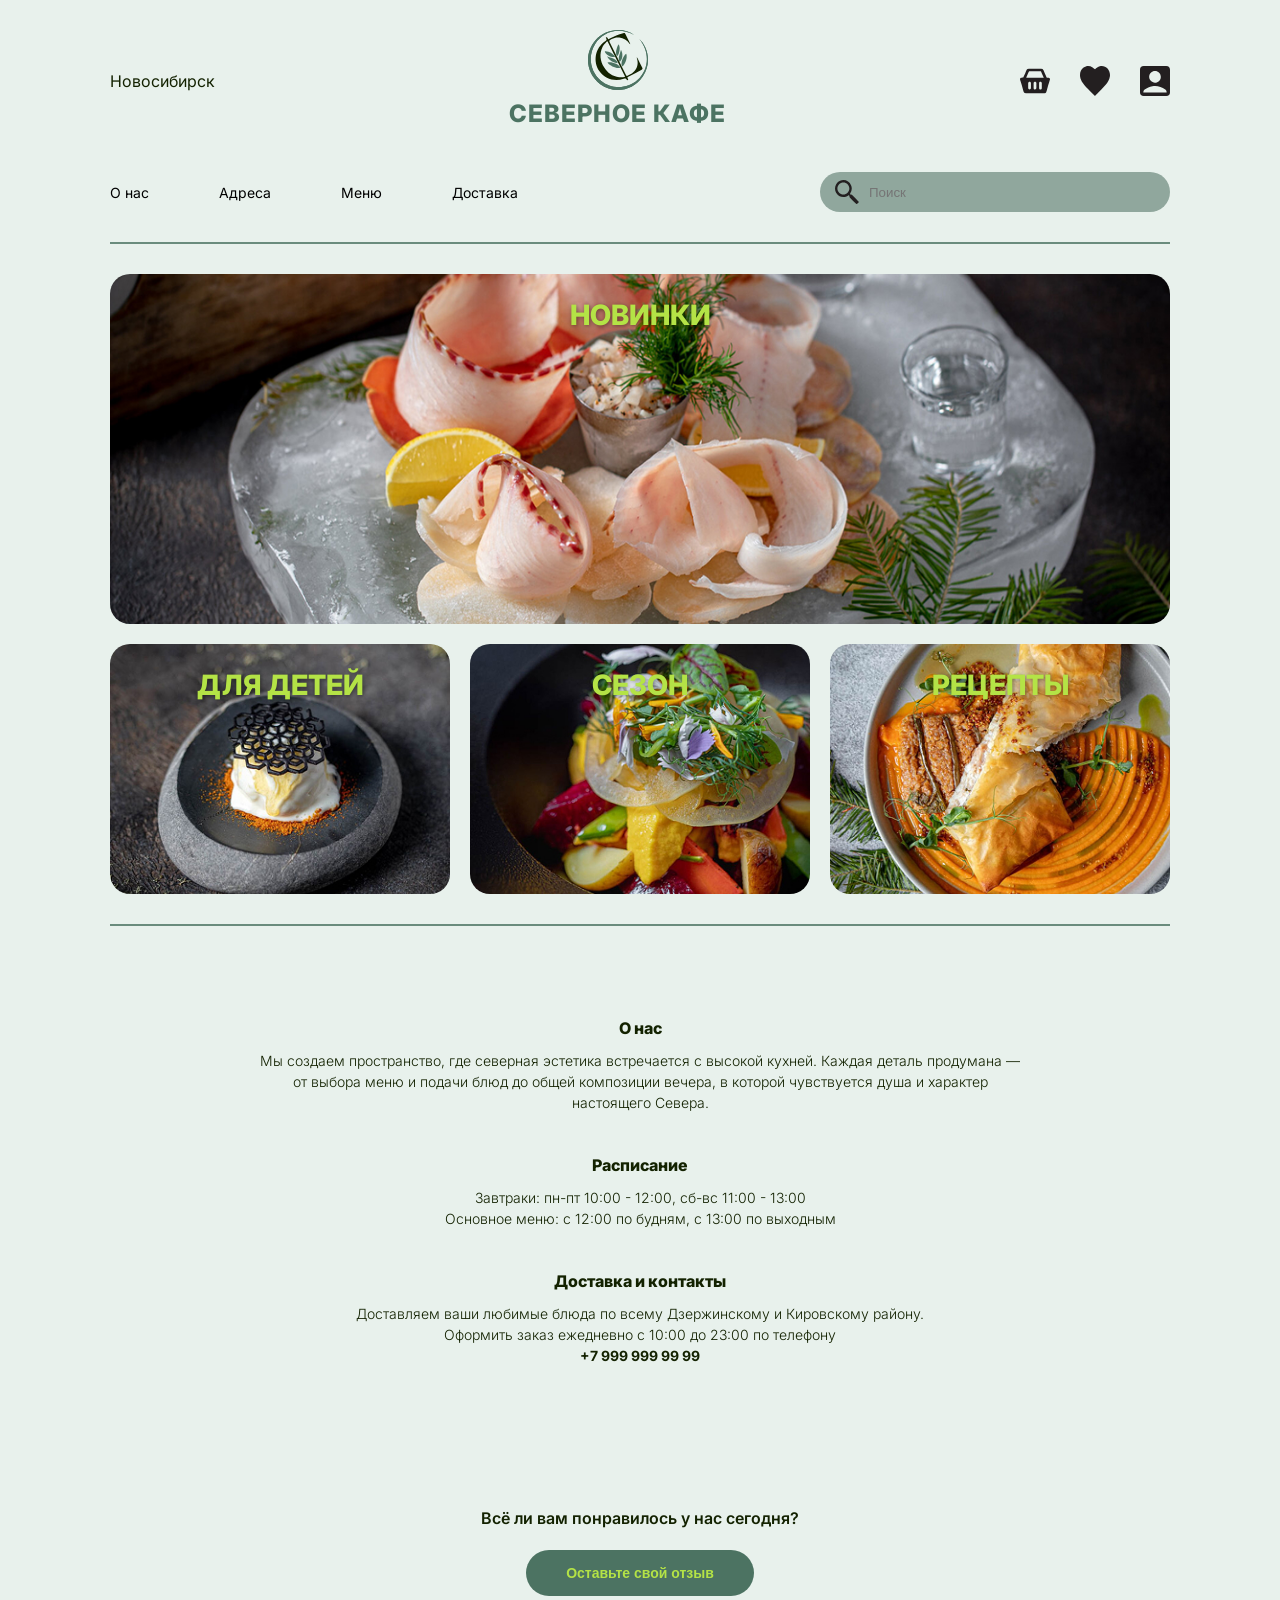
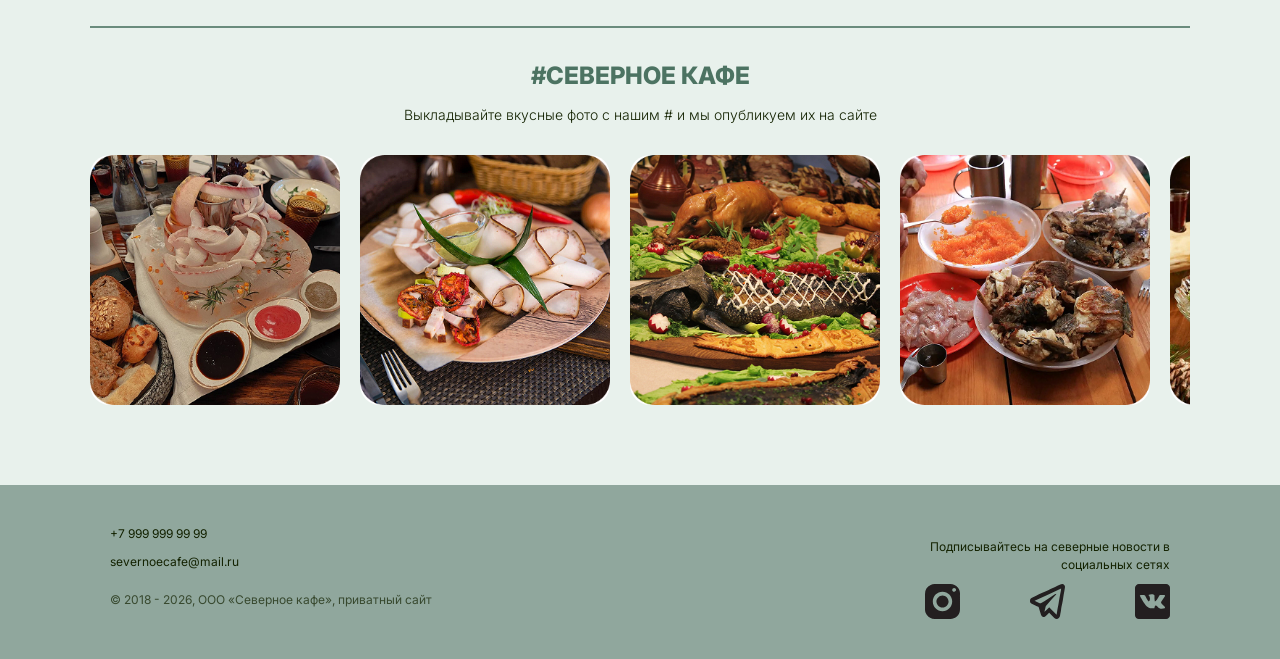
<file: index.html>
<!DOCTYPE html>
<html lang="ru">
<head>
    <meta charset="UTF-8">
    <meta name="viewport" content="width=1024">
    <title>Северное Кафе</title>
    <link rel="preconnect" href="https://fonts.googleapis.com">
    <link rel="preconnect" href="https://fonts.gstatic.com" crossorigin>
    <link href="https://fonts.googleapis.com/css2?family=Inter:wght@300;400;600;800&display=swap" rel="stylesheet">
    <link rel="stylesheet" href="css/style.css">

</head>
<body>

    <header class="header container">
        <div class="header-top">
            <div class="city">Новосибирск</div>
            
            <div class="logo">
                <img src="images/logotype.svg" alt="Логотип" class="logo-icon">
                <h1>СЕВЕРНОЕ КАФЕ</h1>
            </div>
            
            <div class="header-icons">
                <img src="images/korzina.svg" alt="Корзина" class="icon-img">
                <img src="images/izbrannoe.svg" alt="Избранное" class="icon-img">
                <img src="images/kabinet.svg" alt="Профиль" class="icon-img">
            </div>
        </div>

        <div class="header-bottom">
            <nav class="main-menu">
                <a href="#">О нас</a>
                <a href="#">Адреса</a>
                <a href="menu.html">Меню</a>
                <a href="#">Доставка</a>
            </nav>
            <div class="search-bar">
                <img src="images/poisk.svg" alt="Поиск" class="icon-img">
                <input type="text" placeholder="Поиск">
            </div>
        </div>
    </header>

    <div class="container"><hr class="divider"></div>

    <main>
        <section class="banners container">
            <div class="banner banner-large" style="background-image: url('images/gl_novinki.jpg');">
                <h2 class="accent-text">НОВИНКИ</h2>
            </div>
            
            <div class="banner-row">
                <div class="banner banner-small" style="background-image: url('images/gl_deti.jpg');">
                    <h3 class="accent-text">Для детей</h3>
                </div>
                <div class="banner banner-small" style="background-image: url('images/gl_sezon.jpg');">
                    <h3 class="accent-text">Сезон</h3>
                </div>
                <div class="banner banner-small" style="background-image: url('images/gl_recepti.jpg');">
                    <h3 class="accent-text">Рецепты</h3>
                </div>
            </div>
        </section>

        <div class="container"><hr class="divider"></div>

        <section class="info-section" style="background-image: linear-gradient(rgba(232, 241, 236, 0.8), rgba(232, 241, 236, 0.8)), url('images/gl_o_nas.jpg');">
            <div class="container info-content">
                <div class="info-block">
                    <h4>О нас</h4>
                    <p>Мы создаем пространство, где северная эстетика встречается с высокой кухней. Каждая деталь продумана — от выбора меню и подачи блюд до общей композиции вечера, в которой чувствуется душа и характер настоящего Севера.</p>
                </div>

                <div class="info-block">
                    <h4>Расписание</h4>
                    <p>Завтраки: пн-пт 10:00 - 12:00, сб-вс 11:00 - 13:00<br>
                    Основное меню: с 12:00 по будням, с 13:00 по выходным</p>
                </div>

                <div class="info-block">
                    <h4>Доставка и контакты</h4>
                    <p>Доставляем ваши любимые блюда по всему Дзержинскому и Кировскому району.<br>
                    Оформить заказ ежедневно с 10:00 до 23:00 по телефону<br>
                    <strong>+7 999 999 99 99</strong></p>
                </div>
            </div>
        </section>

        <section class="review-gallery-section container">
            <div class="review-block">
                <h3>Всё ли вам понравилось у нас сегодня?</h3>
                <button class="feedback-btn">Оставьте свой отзыв</button>
            </div>
            
            <hr class="divider">

            <div class="gallery-block">
                <h2 class="section-title">#СЕВЕРНОЕ КАФЕ</h2>
                <p>Выкладывайте вкусные фото с нашим # и мы опубликуем их на сайте</p>
                
                <div class="gallery-container">
                    <div class="gallery-grid">
                        <img src="images/gl_1.jpg" alt="Фото 1">
                        <img src="images/gl_2.jpg" alt="Фото 2">
                        <img src="images/gl_3.jpg" alt="Фото 3">
                        <img src="images/gl_4.jpg" alt="Фото 4">
                        <img src="images/gl_5.jpg" alt="Фото 5">
                        <img src="images/gl_6.jpg" alt="Фото 6">
                        <img src="images/gl_7.jpg" alt="Фото 7">
                        <img src="images/gl_8.jpg" alt="Фото 8">
                        <img src="images/gl_9.jpg" alt="Фото 9">
                    </div>
                </div>
            </div>
        </section>
    </main>

    <footer class="footer">
        <div class="container footer-content">
            <div class="footer-left">
                <p>+7 999 999 99 99</p>
                <p>severnoecafe@mail.ru</p>
                <p class="copyright">© 2018 - 2026, ООО «Северное кафе», приватный сайт</p>
            </div>
            <div class="footer-right">
                <p>Подписывайтесь на северные новости в<br>социальных сетях</p>
                <div class="social-icons">
                    <img src="images/inst.svg" alt="Инстаграм" class="icon-img">
                    <img src="images/telega.svg" alt="Телеграм" class="icon-img">
                    <img src="images/vk.svg" alt="ВКантакте" class="icon-img">
                </div>
            </div>
        </div>
    </footer>

</body>
</html>
</file>
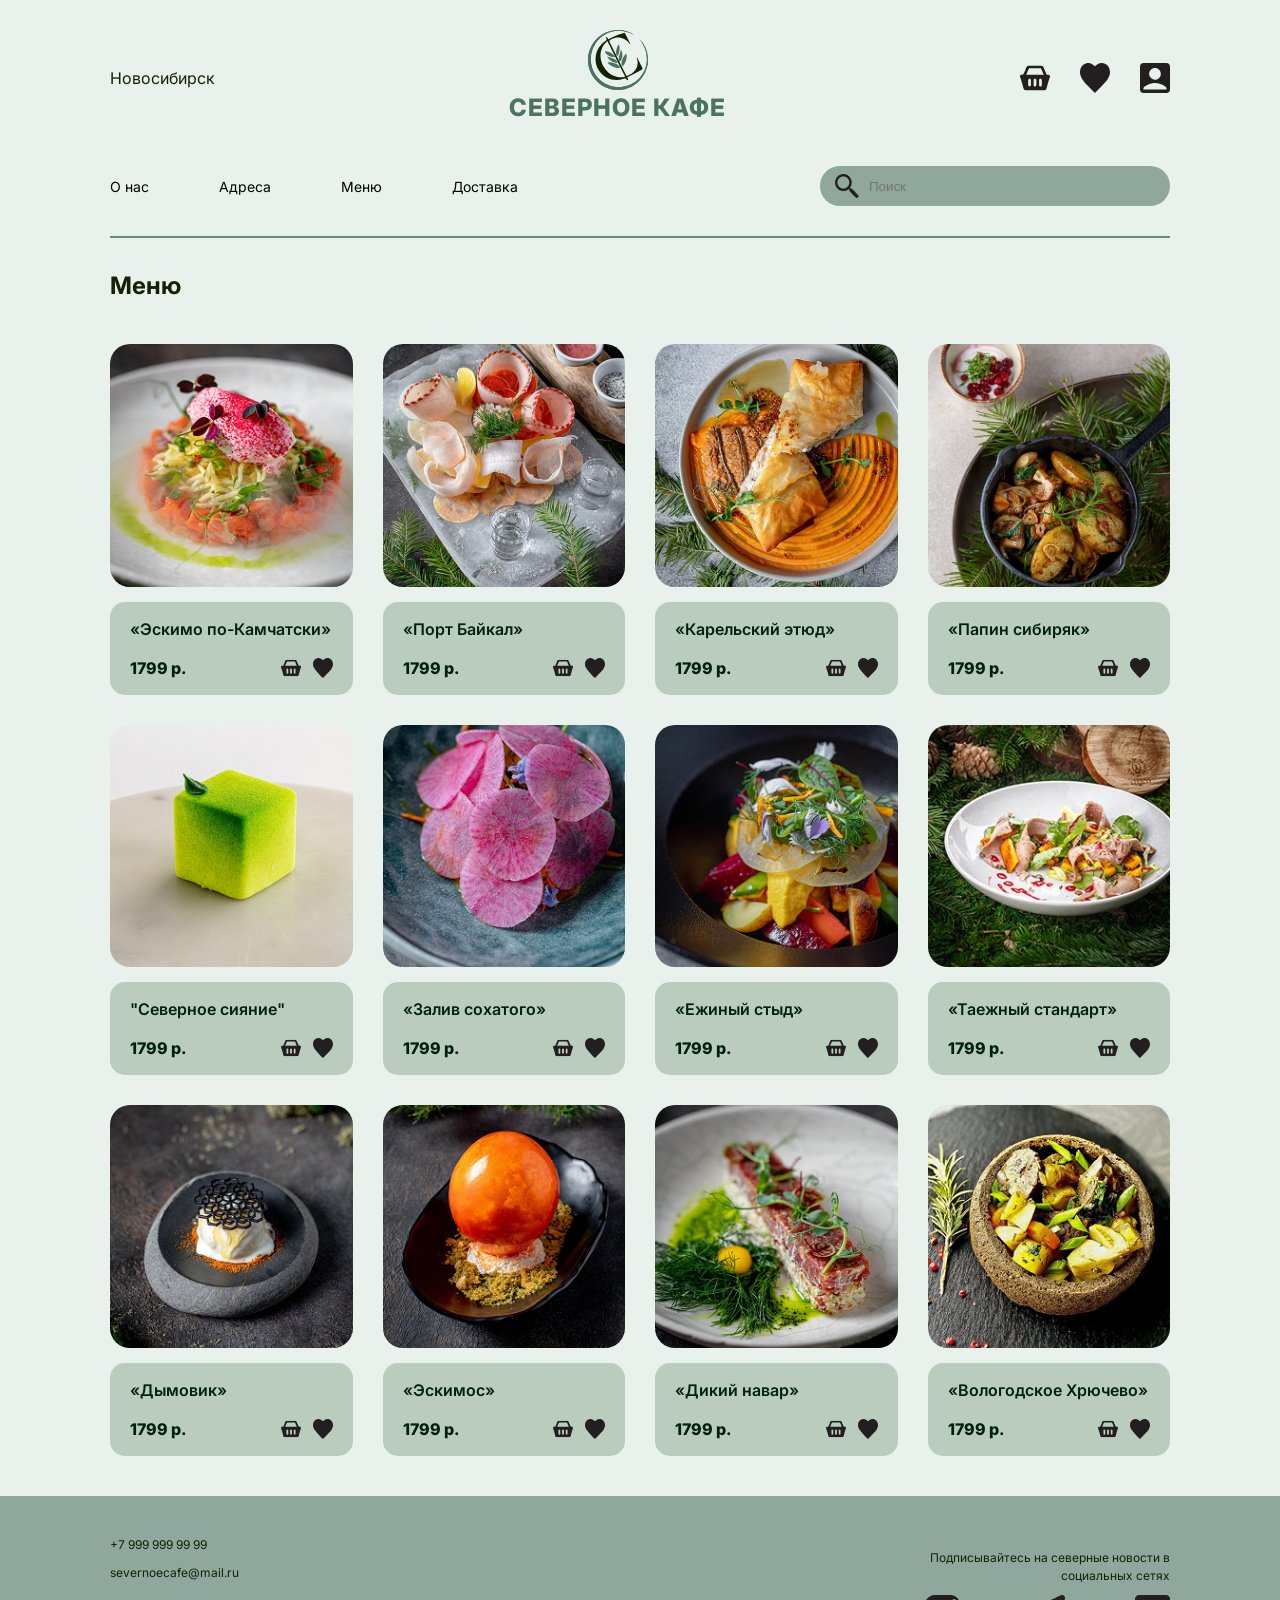
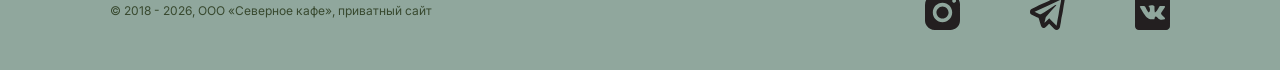
<file: menu.html>
<body>
<!DOCTYPE html>
<html lang="ru">
<head>
    <meta charset="UTF-8">
    <meta name="viewport" content="width=device-width, initial-scale=1.0">
    <title>Северное Кафе</title>
    <link rel="preconnect" href="https://fonts.googleapis.com">
    <link rel="preconnect" href="https://fonts.gstatic.com" crossorigin>
    <link href="https://fonts.googleapis.com/css2?family=Inter:wght@300;400;600;800&display=swap" rel="stylesheet">
    <link rel="stylesheet" href="css/menu.css">

</head>
    <header class="header container">
        <div class="header-top">
            <div class="city">Новосибирск</div>
            
            <div class="logo">
                <a href="index.html" class="logo-link">
                    <img src="images/logotype.svg" alt="Логотип" class="logo-icon">
                    <h1>СЕВЕРНОЕ КАФЕ</h1>
                </a>
            </div>
            
            <div class="header-icons">
                <img src="images/korzina.svg" alt="Корзина" class="icon-img">
                <img src="images/izbrannoe.svg" alt="Избранное" class="icon-img">
                <img src="images/kabinet.svg" alt="Профиль" class="icon-img">
            </div>
        </div>

        <div class="header-bottom">
            <nav class="main-menu">
                <a href="#">О нас</a>
                <a href="#">Адреса</a>
                <a href="#">Меню</a>
                <a href="#">Доставка</a>
            </nav>
            <div class="search-bar">
                <img src="images/poisk.svg" alt="Поиск" class="icon-img">
                <input type="text" placeholder="Поиск">
            </div>
        </div>
    </header>

    <div class="container"><hr class="divider"></div>

    <main class="container">
    <h2 class="menu-title">Меню</h2>
    
    <div class="menu-grid">
        
        <div class="menu-card">
            <div class="card-image-wrapper">
                <img src="images/m_1.jpg" alt="Эскимо по-Камчатски">
            </div>
            <div class="card-info">
                <h3 class="dish-title">«Эскимо по-Камчатски»</h3>
                <div class="card-bottom">
                    <span class="dish-price">1799 р.</span>
                    <div class="card-actions">
                        <img src="images/korzina.svg" alt="В корзину" class="action-icon">
                        <img src="images/izbrannoe.svg" alt="В избранное" class="action-icon">
                    </div>
                </div>
            </div>
        </div>
        <div class="menu-card">
            <div class="card-image-wrapper">
                <img src="images/m_2.jpg" alt="«Порт Байкал»">
            </div>
            <div class="card-info">
                <h3 class="dish-title">«Порт Байкал»</h3>
                <div class="card-bottom">
                    <span class="dish-price">1799 р.</span>
                    <div class="card-actions">
                        <img src="images/korzina.svg" alt="В корзину" class="action-icon">
                        <img src="images/izbrannoe.svg" alt="В избранное" class="action-icon">
                    </div>
                </div>
            </div>
        </div>
        <div class="menu-card">
            <div class="card-image-wrapper">
                <img src="images/m_3.jpg" alt="«Карельский этюд»">
            </div>
            <div class="card-info">
                <h3 class="dish-title">«Карельский этюд»</h3>
                <div class="card-bottom">
                    <span class="dish-price">1799 р.</span>
                    <div class="card-actions">
                        <img src="images/korzina.svg" alt="В корзину" class="action-icon">
                        <img src="images/izbrannoe.svg" alt="В избранное" class="action-icon">
                    </div>
                </div>
            </div>
        </div>
        <div class="menu-card">
            <div class="card-image-wrapper">
                <img src="images/m_4.jpg" alt="«Папин сибиряк»">
            </div>
            <div class="card-info">
                <h3 class="dish-title">«Папин сибиряк»</h3>
                <div class="card-bottom">
                    <span class="dish-price">1799 р.</span>
                    <div class="card-actions">
                        <img src="images/korzina.svg" alt="В корзину" class="action-icon">
                        <img src="images/izbrannoe.svg" alt="В избранное" class="action-icon">
                    </div>
                </div>
            </div>
        </div>
        <div class="menu-card">
            <div class="card-image-wrapper">
                <img src="images/m_5.jpg" alt="«Северное сияние»">
            </div>
            <div class="card-info">
                <h3 class="dish-title">"Северное сияние"</h3>
                <div class="card-bottom">
                    <span class="dish-price">1799 р.</span>
                    <div class="card-actions">
                        <img src="images/korzina.svg" alt="В корзину" class="action-icon">
                        <img src="images/izbrannoe.svg" alt="В избранное" class="action-icon">
                    </div>
                </div>
            </div>
        </div>
        <div class="menu-card">
            <div class="card-image-wrapper">
                <img src="images/m_6.jpg" alt="«Залив сохатого»">
            </div>
            <div class="card-info">
                <h3 class="dish-title">«Залив сохатого»</h3>
                <div class="card-bottom">
                    <span class="dish-price">1799 р.</span>
                    <div class="card-actions">
                        <img src="images/korzina.svg" alt="В корзину" class="action-icon">
                        <img src="images/izbrannoe.svg" alt="В избранное" class="action-icon">
                    </div>
                </div>
            </div>
        </div>
        <div class="menu-card">
            <div class="card-image-wrapper">
                <img src="images/m_7.jpg" alt="«Ежиный стыд»">
            </div>
            <div class="card-info">
                <h3 class="dish-title">«Ежиный стыд»</h3>
                <div class="card-bottom">
                    <span class="dish-price">1799 р.</span>
                    <div class="card-actions">
                        <img src="images/korzina.svg" alt="В корзину" class="action-icon">
                        <img src="images/izbrannoe.svg" alt="В избранное" class="action-icon">
                    </div>
                </div>
            </div>
        </div>
        <div class="menu-card">
            <div class="card-image-wrapper">
                <img src="images/m_8.jpg" alt="«Таежный стандарт»">
            </div>
            <div class="card-info">
                <h3 class="dish-title">«Таежный стандарт»</h3>
                <div class="card-bottom">
                    <span class="dish-price">1799 р.</span>
                    <div class="card-actions">
                        <img src="images/korzina.svg" alt="В корзину" class="action-icon">
                        <img src="images/izbrannoe.svg" alt="В избранное" class="action-icon">
                    </div>
                </div>
            </div>
        </div>
        <div class="menu-card">
            <div class="card-image-wrapper">
                <img src="images/m_9.jpg" alt="«Дымовик»">
            </div>
            <div class="card-info">
                <h3 class="dish-title">«Дымовик»</h3>
                <div class="card-bottom">
                    <span class="dish-price">1799 р.</span>
                    <div class="card-actions">
                        <img src="images/korzina.svg" alt="В корзину" class="action-icon">
                        <img src="images/izbrannoe.svg" alt="В избранное" class="action-icon">
                    </div>
                </div>
            </div>
        </div>
        <div class="menu-card">
            <div class="card-image-wrapper">
                <img src="images/m_10.jpg" alt="«Эскимос»">
            </div>
            <div class="card-info">
                <h3 class="dish-title">«Эскимос»</h3>
                <div class="card-bottom">
                    <span class="dish-price">1799 р.</span>
                    <div class="card-actions">
                        <img src="images/korzina.svg" alt="В корзину" class="action-icon">
                        <img src="images/izbrannoe.svg" alt="В избранное" class="action-icon">
                    </div>
                </div>
            </div>
        </div>
        <div class="menu-card">
            <div class="card-image-wrapper">
                <img src="images/m_11.jpg" alt="«Дикий навар»">
            </div>
            <div class="card-info">
                <h3 class="dish-title">«Дикий навар»</h3>
                <div class="card-bottom">
                    <span class="dish-price">1799 р.</span>
                    <div class="card-actions">
                        <img src="images/korzina.svg" alt="В корзину" class="action-icon">
                        <img src="images/izbrannoe.svg" alt="В избранное" class="action-icon">
                    </div>
                </div>
            </div>
        </div>
        <div class="menu-card">
            <div class="card-image-wrapper">
                <img src="images/m_12.jpg" alt="«Вологодское Хрючево»">
            </div>
            <div class="card-info">
                <h3 class="dish-title">«Вологодское Хрючево»</h3>
                <div class="card-bottom">
                    <span class="dish-price">1799 р.</span>
                    <div class="card-actions">
                        <img src="images/korzina.svg" alt="В корзину" class="action-icon">
                        <img src="images/izbrannoe.svg" alt="В избранное" class="action-icon">
                    </div>
                </div>
            </div>
        </div>
    </div>
</main>
</body>
<footer class="footer">
        <div class="container footer-content">
            <div class="footer-left">
                <p>+7 999 999 99 99</p>
                <p>severnoecafe@mail.ru</p>
                <p class="copyright">© 2018 - 2026, ООО «Северное кафе», приватный сайт</p>
            </div>
            <div class="footer-right">
                <p>Подписывайтесь на северные новости в<br>социальных сетях</p>
                <div class="social-icons">
                    <img src="images/inst.svg" alt="Инстаграм" class="icon-img">
                    <img src="images/telega.svg" alt="Телеграм" class="icon-img">
                    <img src="images/vk.svg" alt="ВКантакте" class="icon-img">
                </div>
            </div>
        </div>
    </footer>

</body>
</html>
</file>
<file: css/style.css>
/* --- БАЗОВЫЕ НАСТРОЙКИ И ЦВЕТА --- */
:root {
    --bg-color: #E8F1EC;
    --main-color: #90A79D;
    --text-large: #4C7362;
    --text-normal: #132200;
    --accent-bright: #B4E346;
}

* {
    margin: 0;
    padding: 0;
    box-sizing: border-box;
}

body {
    background-color: var(--bg-color);
    color: var(--text-normal);
    font-family: 'Inter', sans-serif;
    font-weight: 400; /* Обычный шрифт */
    line-height: 1.5;
}

/* Контейнер ограничивает ширину сайта по центру */
.container {
    max-width: 1100px;
    margin: 0 auto;
    padding: 0 20px;
}

/* Полоса-разделитель */
.divider {
    border: none;
    border-top: 2px solid var(--text-large);
    margin: 30px 0;
    opacity: 0.8;
}

/* --- ШАПКА САЙТА --- */
.header {
    padding-top: 30px;
}

.header-top {
    display: flex;
    justify-content: space-between;
    align-items: center;
    margin-bottom: 20px;
}

.logo {
    text-align: center;
    color: var(--text-large);
}

.logo h1 {
    font-weight: 800; /* Жирный шрифт */
    font-size: 24px;
    letter-spacing: 1px;
}

.logo-icon {
   /* Убедимся, что размеры соответствуют макету (image_7.png) */
    width: 60px; /* или ваш точный размер */
    height: 60px;
    transition: color 0.3s ease;
}

.logo-icon:hover {
    /* Эти параметры фильтра преобразуют цвет A8C6AE в 002111 */
    filter: brightness(0) saturate(100%) invert(8%) sepia(34%) saturate(1542%) hue-rotate(106deg) brightness(91%) contrast(104%);
}

.header-icons {
    display: flex;
    gap: 30px;
    font-size: 20px;
    cursor: pointer;
}

.header-icons img {
    transition: filter 0.3s ease; /* Плавный переход */
}

.header-icons img:hover {
    /* Этот фильтр примерно перекрашивает черное в #B4E346 */
    filter: invert(82%) sepia(54%) saturate(543%) hue-rotate(33deg) brightness(96%) contrast(91%);
}

.header-bottom {
    display: flex;
    justify-content: space-between;
    align-items: center;
    margin-top: 40px;
}

.nav-links {
    display: flex;
    gap: 100px; /* Тот самый интервал между словами как в Фигме */
}

.main-menu {
    display: flex;
    gap: 70px; /* Тот самый интервал между словами как в Фигме */
}

.main-menu a {
    text-decoration: none;
    color: var(--text-normal);
    font-size: 14px;
    font-weight: 400; /* Полужирный */
}

/* Цвет ссылок в обычном состоянии */
.main-menu a {
    color: #000000;         /* Черный или твой основной цвет текста */
    text-decoration: none;  /* Убирает стандартное подчеркивание */
    transition: color 0.3s ease; /* Делает смену цвета плавной */
}

/* Цвет ссылок ПРИ НАВЕДЕНИИ */
.main-menu a:hover {
    color: #B4E346;         /* Тот самый ярко-зеленый из кнопок и иконок */
}

.search-bar {
    width: 350px; /* Ширина полоски поиска */
    background-color: var(--main-color);
    border-radius: 20px;
    padding: 8px 15px;
    display: flex;
    align-items: center;
    gap: 10px;
}

.search-bar input {
    background: transparent;
    border: none;
    outline: none;
    color: var(--text-normal);
}

/* --- БАННЕРЫ С ФОТО --- */
.banners {
    margin-top: 30px;
}

.banner {
    border-radius: 20px;
    background-size: cover;
    background-position: center;
    position: relative;
    display: flex;
    justify-content: center;
    /* 1. Задаём плавность перехода (тайминг и тип анимации) */
    transition: transform 0.3s ease;

    /* 2. Убедимся, что увеличение происходит от центра (это значение по умолчанию, но полезно помнить) */
    transform-origin: center;
}

.banner:hover {
    /* 3. При наведении увеличиваем на 15% (масштаб 1.15) */
    transform: scale(1.05);
}

.banner-large {
    height: 350px;
    width: 100%;
    margin-bottom: 20px;
}

.banner-row {
    display: grid;
    grid-template-columns: repeat(3, 1fr);
    gap: 20px;
}

.banner-small {
    height: 250px;
}

.accent-text {
    position: absolute;
    top: 20px;
    color: var(--accent-bright);
    font-weight: 800;
    font-size: 28px;
    text-transform: uppercase;
    text-shadow: 1px 1px 4px rgba(0,0,0,0.4); /* Тень для читаемости */
}

/* --- СЕКЦИЯ "О НАС" --- */
.info-section {
    padding: 60px 0;
    background-size: cover;
    background-position: center;
    background-attachment: fixed; /* Красивый эффект при скролле */
    text-align: center;
}

.info-content {
    max-width: 800px;
}

.info-block {
    margin-bottom: 40px;
}

.info-block h4 {
    font-weight: 800;
    margin-bottom: 10px;
    font-size: 16px;
}

.info-block p {
    font-weight: 300; /* Легкий шрифт */
    font-size: 14px;
}

/* --- ОТЗЫВЫ И ГАЛЕРЕЯ --- */
.review-gallery-section {
    text-align: center;
    padding: 40px 0 60px 0;
}

.review-block h3 {
    font-size: 16px;
    font-weight: 600;
    margin-bottom: 20px;
}

.feedback-btn {
    background-color: var(--text-large);
    color: #B4E346;
    border: none;
    padding: 15px 40px;
    border-radius: 30px;
    font-size: 14px;
    font-weight: 600;
    cursor: pointer;
    /* Магия плавности: цвет будет меняться не мгновенно, а мягко за 0.3 секунды */
    transition: background-color 0.3s ease;
}

/* Состояние при наведении (темное) */
.feedback-btn:hover {
    background-color: #132200; /* Очень темный зеленый из твоего референса */
}

.section-title {
    color: var(--text-large);
    font-weight: 800;
    margin-bottom: 10px;
}

.gallery-block p {
    font-size: 14px;
    margin-bottom: 30px;
    font-weight: 300;
}

.gallery-grid {
    display: flex;
    justify-content: space-between;
    gap: 15px;
}

.gallery-grid img {
    width: 24%;
    aspect-ratio: 1 / 1;
    object-fit: cover;
    border-radius: 20px;
}

.gallery-grid {
    display: flex;         /* Выстраиваем фото в ряд */
    gap: 20px;             /* Расстояние между ними */
    overflow-x: auto;      /* ВКЛЮЧАЕМ СКРОЛЛ */
    scroll-behavior: smooth; /* Делаем его плавным */
    padding-bottom: 20px;
    
    /* Убираем полоску скролла */
    -ms-overflow-style: none;  
    scrollbar-width: none;     
}

.gallery-grid::-webkit-scrollbar {
    display: none; /* Скрываем полоску в Chrome/Safari */
}

.gallery-grid img {
    width: 250px;
    height: 250px;
    object-fit: cover;
    border-radius: 20px;
    flex-shrink: 0;        /* ОЧЕНЬ ВАЖНО: не дает картинкам сжиматься */
}

/* Убираем полоску в Chrome, Safari и Opera */
.gallery-grid::-webkit-scrollbar {
    display: none;
}

.gallery-grid {
    scroll-behavior: smooth;
}

/* --- ПОДВАЛ (FOOTER) --- */
.footer {
    background-color: var(--main-color);
    padding: 40px 0;
    font-size: 12px;
}

.footer-content {
    display: flex;
    justify-content: space-between;
    align-items: flex-end;
}

.footer-left p, .footer-right p {
    margin-bottom: 10px;
}

.copyright {
    margin-top: 20px;
    opacity: 0.7;
}

.footer-right {
    text-align: right;
}

.social-icons {
    display: flex;
    gap: 70px;
    font-size: 20px;
    cursor: pointer;
}

.social-icons img {
    transition: filter 0.3s ease; /* Плавный переход */
}

.social-icons img:hover {
    /* Этот фильтр примерно перекрашивает черное в #B4E346 */
    filter: invert(82%) sepia(54%) saturate(543%) hue-rotate(33deg) brightness(96%) contrast(91%);
}
</file>
<file: css/menu.css>
/* --- БАЗОВЫЕ НАСТРОЙКИ И ЦВЕТА --- */
:root {
    --bg-color: #E8F1EC;
    --main-color: #90A79D;
    --text-large: #4C7362;
    --text-normal: #132200;
    --accent-bright: #B4E346;
}

* {
    margin: 0;
    padding: 0;
    box-sizing: border-box;
}

body {
    background-color: var(--bg-color);
    color: var(--text-normal);
    font-family: 'Inter', sans-serif;
    font-weight: 400; /* Обычный шрифт */
    line-height: 1.5;
}

/* Контейнер ограничивает ширину сайта по центру */
.container {
    max-width: 1100px;
    margin: 0 auto;
    padding: 0 20px;
}

/* Полоса-разделитель */
.divider {
    border: none;
    border-top: 2px solid var(--text-large);
    margin: 30px 0;
    opacity: 0.8;
}

/* --- ШАПКА САЙТА --- */
.header {
    padding-top: 30px;
}

.header-top {
    display: flex;
    justify-content: space-between;
    align-items: center;
    margin-bottom: 20px;
}

.logo {
    text-align: center;
    color: var(--text-large);
}

.logo h1 {
    font-weight: 800; /* Жирный шрифт */
    font-size: 24px;
    letter-spacing: 1px;
}

.logo-icon {
   /* Убедимся, что размеры соответствуют макету (image_7.png) */
    width: 60px; /* или ваш точный размер */
    height: 60px;
    transition: color 0.3s ease;
}

.logo-icon:hover {
    /* Эти параметры фильтра преобразуют цвет A8C6AE в 002111 */
    filter: brightness(0) saturate(100%) invert(8%) sepia(34%) saturate(1542%) hue-rotate(106deg) brightness(91%) contrast(104%);
}

.logo-link {
    text-decoration: none; /* Убирает подчеркивание текста */
    color: inherit;        /* Оставляет цвет текста таким, какой он в .logo h1 */
    display: flex;         /* Помогает выровнять иконку и текст внутри ссылки */
    flex-direction: column;
    align-items: center;
}

/* Если вы хотите, чтобы при наведении на весь логотип срабатывал фильтр цвета */
.logo-link:hover .logo-icon {
    filter: brightness(0) saturate(100%) invert(8%) sepia(34%) saturate(1542%) hue-rotate(106deg) brightness(91%) contrast(104%); /* Ваш темный фильтр */
}

.header-icons {
    display: flex;
    gap: 30px;
    font-size: 20px;
    cursor: pointer;
}

.header-icons img {
    transition: filter 0.3s ease; /* Плавный переход */
}

.header-icons img:hover {
    /* Этот фильтр примерно перекрашивает черное в #B4E346 */
    filter: invert(82%) sepia(54%) saturate(543%) hue-rotate(33deg) brightness(96%) contrast(91%);
}

.header-bottom {
    display: flex;
    justify-content: space-between;
    align-items: center;
    margin-top: 40px;
}

.nav-links {
    display: flex;
    gap: 100px; /* Тот самый интервал между словами как в Фигме */
}

.main-menu {
    display: flex;
    gap: 70px; /* Тот самый интервал между словами как в Фигме */
}

.main-menu a {
    text-decoration: none;
    color: var(--text-normal);
    font-size: 14px;
    font-weight: 400; /* Полужирный */
}

/* Цвет ссылок в обычном состоянии */
.main-menu a {
    color: #000000;         /* Черный или твой основной цвет текста */
    text-decoration: none;  /* Убирает стандартное подчеркивание */
    transition: color 0.3s ease; /* Делает смену цвета плавной */
}

/* Цвет ссылок ПРИ НАВЕДЕНИИ */
.main-menu a:hover {
    color: #B4E346;         /* Тот самый ярко-зеленый из кнопок и иконок */
}

.search-bar {
    width: 350px; /* Ширина полоски поиска */
    background-color: var(--main-color);
    border-radius: 20px;
    padding: 8px 15px;
    display: flex;
    align-items: center;
    gap: 10px;
}

.search-bar input {
    background: transparent;
    border: none;
    outline: none;
    color: var(--text-normal);
}

/* Контейнер всей сетки */
.menu-grid {
    display: grid;
    /* Создаем 4 колонки равной ширины */
    grid-template-columns: repeat(4, 1fr); 
    /* Расстояние между карточками (подберите по макету, примерно 20-30px) */
    gap: 30px; 
    padding: 40px 0;
}

/* КАРТОЧКА БЛЮДА (общие настройки) */
.menu-card {
    display: flex;
    flex-direction: column;
    gap: 15px; /* Расстояние от фото до плашки с текстом */
    width: 100%; /* Теперь ширина адаптивна под колонку */
    font-family: 'Inter', sans-serif; /* Шрифт по макету */
}

/* ОБЕРТКА ДЛЯ ФОТО (важна для анимации) */
.card-image-wrapper {
    width: 100%;
    aspect-ratio: 1 / 1; /* Делает фото идеально квадратным */
    border-radius: 20px;
    overflow: hidden; /* Обрезает все, что выходит за рамки */
}

.card-image-wrapper img {
    width: 100%;
    height: 100%;
    object-fit: cover;
    transition: transform 0.4s ease; /* Плавность анимации */
    transform-origin: center;
}

/* АНИМАЦИЯ 1: Увеличение картинки на 5% (1.05) при наведении НА ВСЮ карточку */
.menu-card:hover .card-image-wrapper img {
    transform: scale(1.05);
}

/* ПЛАШКА С ИНФОРМАЦИЕЙ */
.card-info {
    background-color: #B9CCBE; /* Цвет плашки по макету */
    border-radius: 15px;
    padding: 15px 20px;
    display: flex;
    flex-direction: column;
    gap: 15px;
}

.dish-title {
    font-size: 16px;
    font-weight: 600;
    color: #002111;
    margin: 0;
    transition: color 0.3s ease;
    cursor: pointer;
}

/* АНИМАЦИЯ 2: Смена цвета НАЗВАНИЯ на #B4E346 при наведении */
.dish-title:hover {
    color: #B4E346;
}

.card-bottom {
    display: flex;
    justify-content: space-between;
    align-items: center;
}

.dish-price {
    font-size: 16px;
    font-weight: 800;
    color: #002111;
}

.card-actions {
    display: flex;
    gap: 12px;
}

.action-icon {
    width: 20px;
    height: 20px;
    cursor: pointer;
    transition: filter 0.3s ease;
}

/* АНИМАЦИЯ 3: Смена цвета ИКОНОК (корзина, сердце) на #B4E346 при наведении */
.action-icon:hover {
    /* Этот фильтр делает из темного цвета точный оттенок #B4E346 */
    filter: brightness(0) saturate(100%) invert(84%) sepia(21%) saturate(996%) hue-rotate(36deg) brightness(97%) contrast(88%);
}

/* Адаптивность: если экран станет узким (например, на планшетах), 
   сетка перестроится в 2 колонки */
@media (max-width: 1024px) {
    .menu-grid {
        grid-template-columns: repeat(2, 1fr);
    }
}

/* Для мобильных телефонов — в 1 колонку */
@media (max-width: 600px) {
    .menu-grid {
        grid-template-columns: 1fr;
    }
}

/* --- ПОДВАЛ (FOOTER) --- */
.footer {
    background-color: var(--main-color);
    padding: 40px 0;
    font-size: 12px;
}

.footer-content {
    display: flex;
    justify-content: space-between;
    align-items: flex-end;
}

.footer-left p, .footer-right p {
    margin-bottom: 10px;
}

.copyright {
    margin-top: 20px;
    opacity: 0.7;
}

.footer-right {
    text-align: right;
}

.social-icons {
    display: flex;
    gap: 70px;
    font-size: 20px;
    cursor: pointer;
}

.social-icons img {
    transition: filter 0.3s ease; /* Плавный переход */
}

.social-icons img:hover {
    /* Этот фильтр примерно перекрашивает черное в #B4E346 */
    filter: invert(82%) sepia(54%) saturate(543%) hue-rotate(33deg) brightness(96%) contrast(91%);
}
</file>
